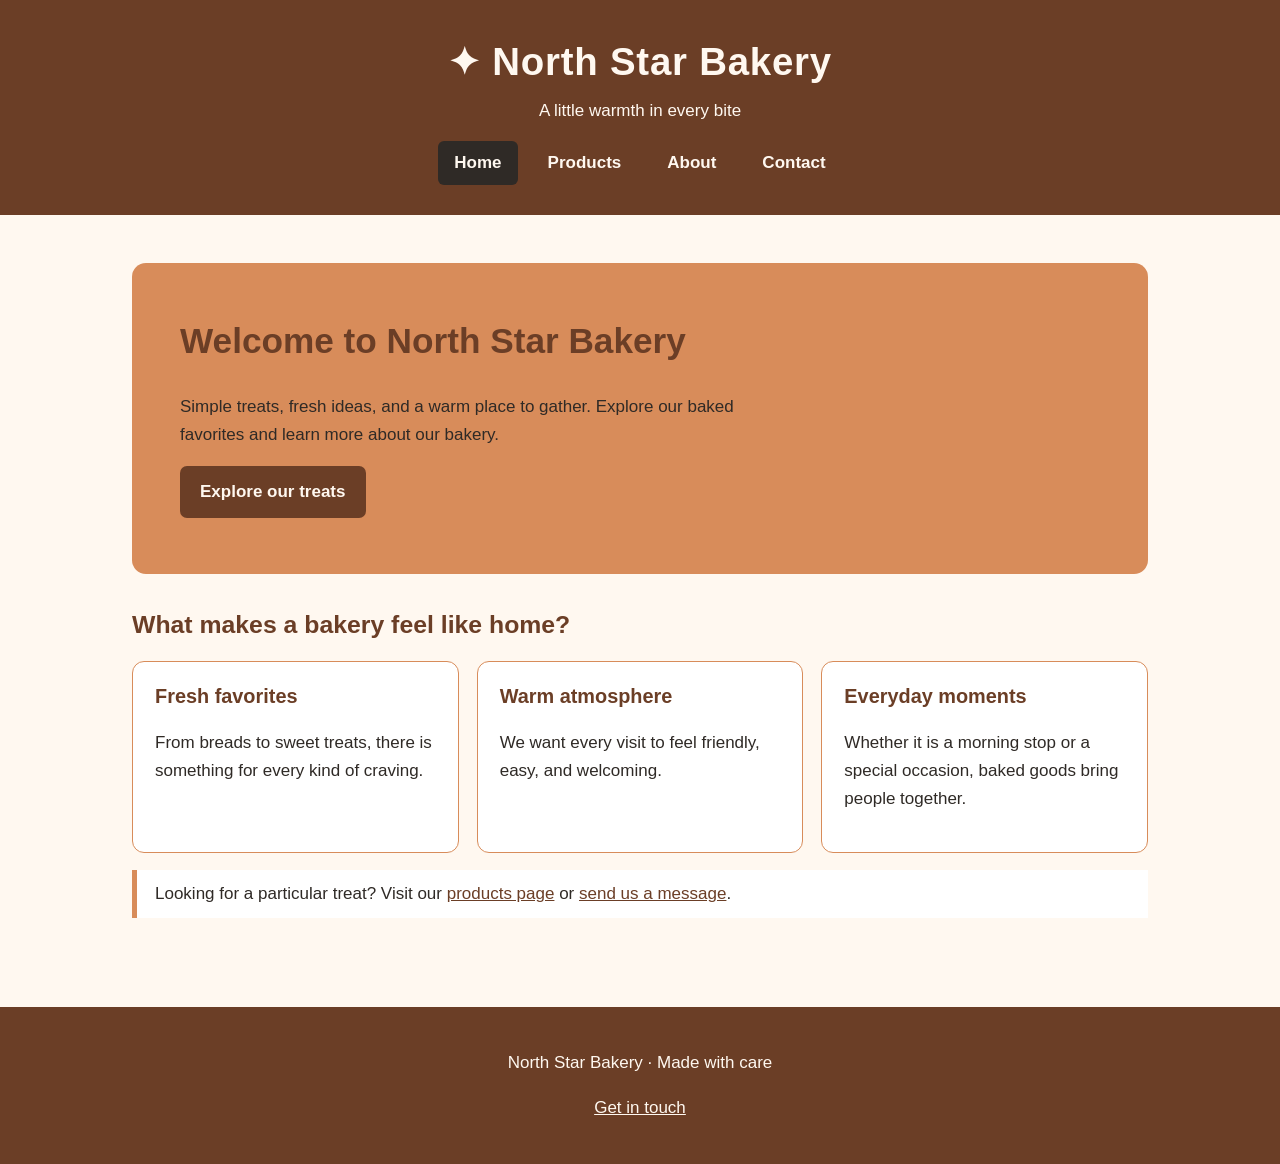
<file: index.html>
<!DOCTYPE html>
<html lang="en"><head><meta charset="UTF-8"><meta name="viewport" content="width=device-width, initial-scale=1"><meta name="description" content="North Star Bakery - fresh baked favorites and a welcoming neighborhood bakery."><title>Home | North Star Bakery</title><link rel="stylesheet" href="style.css"></head>
<body><header class="site-header"><p class="brand">✦ North Star Bakery</p><p class="tagline">A little warmth in every bite</p><nav class="nav" aria-label="Main navigation"><a href="index.html" aria-current="page">Home</a>
<a href="products.html">Products</a>
<a href="about.html">About</a>
<a href="contact.html">Contact</a></nav></header><main><section class="hero"><h1>Welcome to North Star Bakery</h1><p>Simple treats, fresh ideas, and a warm place to gather. Explore our baked favorites and learn more about our bakery.</p><a class="button" href="products.html">Explore our treats</a></section><section class="section"><h2>What makes a bakery feel like home?</h2><div class="cards"><article class="card"><h3>Fresh favorites</h3><p>From breads to sweet treats, there is something for every kind of craving.</p></article><article class="card"><h3>Warm atmosphere</h3><p>We want every visit to feel friendly, easy, and welcoming.</p></article><article class="card"><h3>Everyday moments</h3><p>Whether it is a morning stop or a special occasion, baked goods bring people together.</p></article></div></section><p class="note">Looking for a particular treat? Visit our <a href="products.html">products page</a> or <a href="contact.html">send us a message</a>.</p></main><footer class="site-footer"><p>North Star Bakery · Made with care</p><p><a href="contact.html">Get in touch</a></p></footer></body></html>
</file>
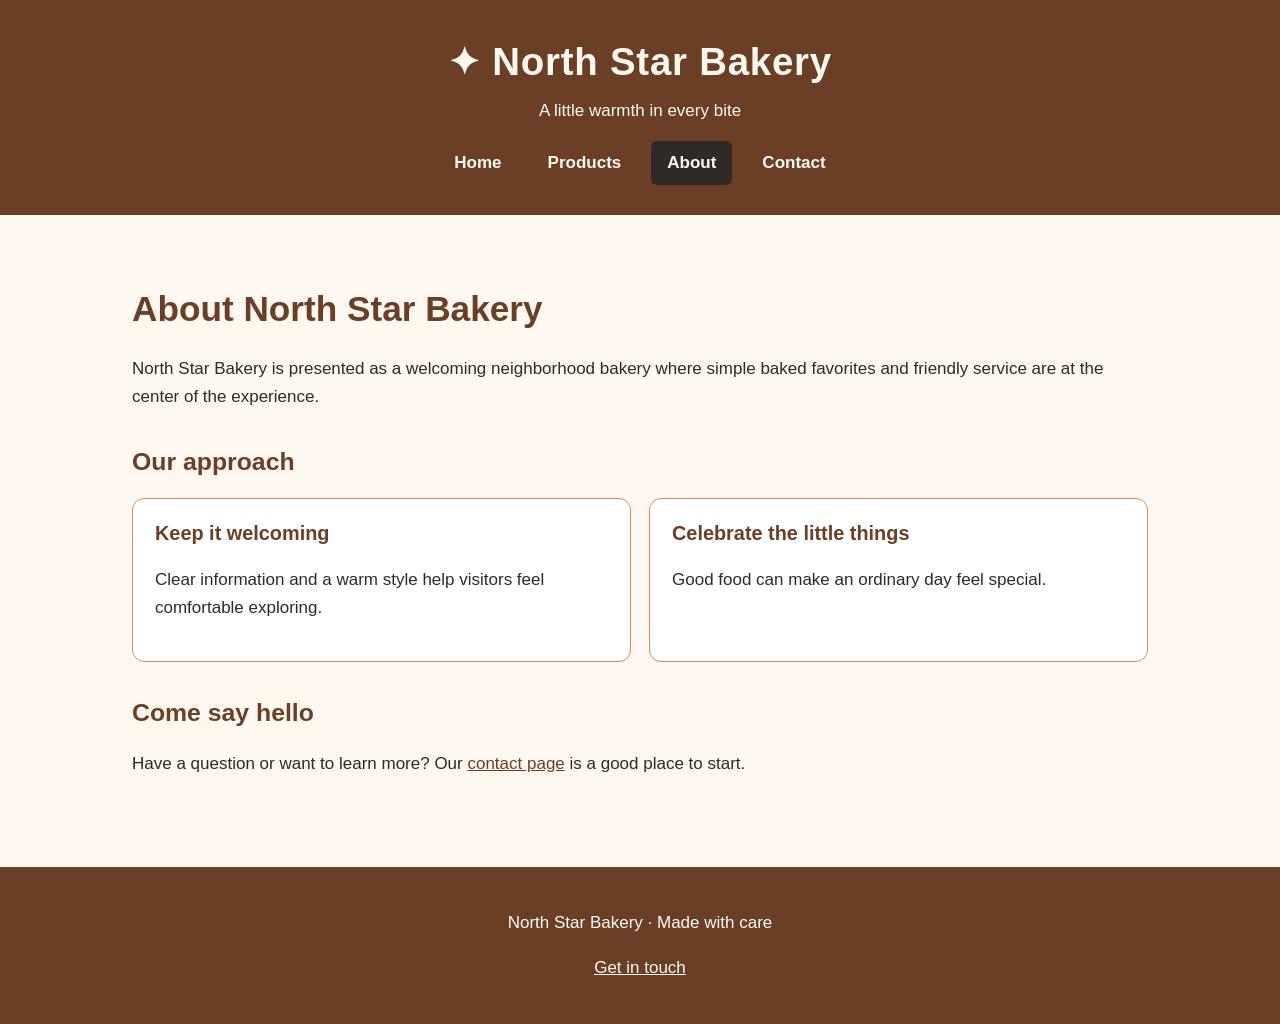
<file: about.html>
<!DOCTYPE html>
<html lang="en"><head><meta charset="UTF-8"><meta name="viewport" content="width=device-width, initial-scale=1"><meta name="description" content="North Star Bakery - fresh baked favorites and a welcoming neighborhood bakery."><title>About | North Star Bakery</title><link rel="stylesheet" href="style.css"></head>
<body><header class="site-header"><p class="brand">✦ North Star Bakery</p><p class="tagline">A little warmth in every bite</p><nav class="nav" aria-label="Main navigation"><a href="index.html">Home</a>
<a href="products.html">Products</a>
<a href="about.html" aria-current="page">About</a>
<a href="contact.html">Contact</a></nav></header><main><h1>About North Star Bakery</h1><p>North Star Bakery is presented as a welcoming neighborhood bakery where simple baked favorites and friendly service are at the center of the experience.</p><section class="section"><h2>Our approach</h2><div class="cards"><article class="card"><h3>Keep it welcoming</h3><p>Clear information and a warm style help visitors feel comfortable exploring.</p></article><article class="card"><h3>Celebrate the little things</h3><p>Good food can make an ordinary day feel special.</p></article></div></section><section class="section"><h2>Come say hello</h2><p>Have a question or want to learn more? Our <a href="contact.html">contact page</a> is a good place to start.</p></section></main><footer class="site-footer"><p>North Star Bakery · Made with care</p><p><a href="contact.html">Get in touch</a></p></footer></body></html>
</file>
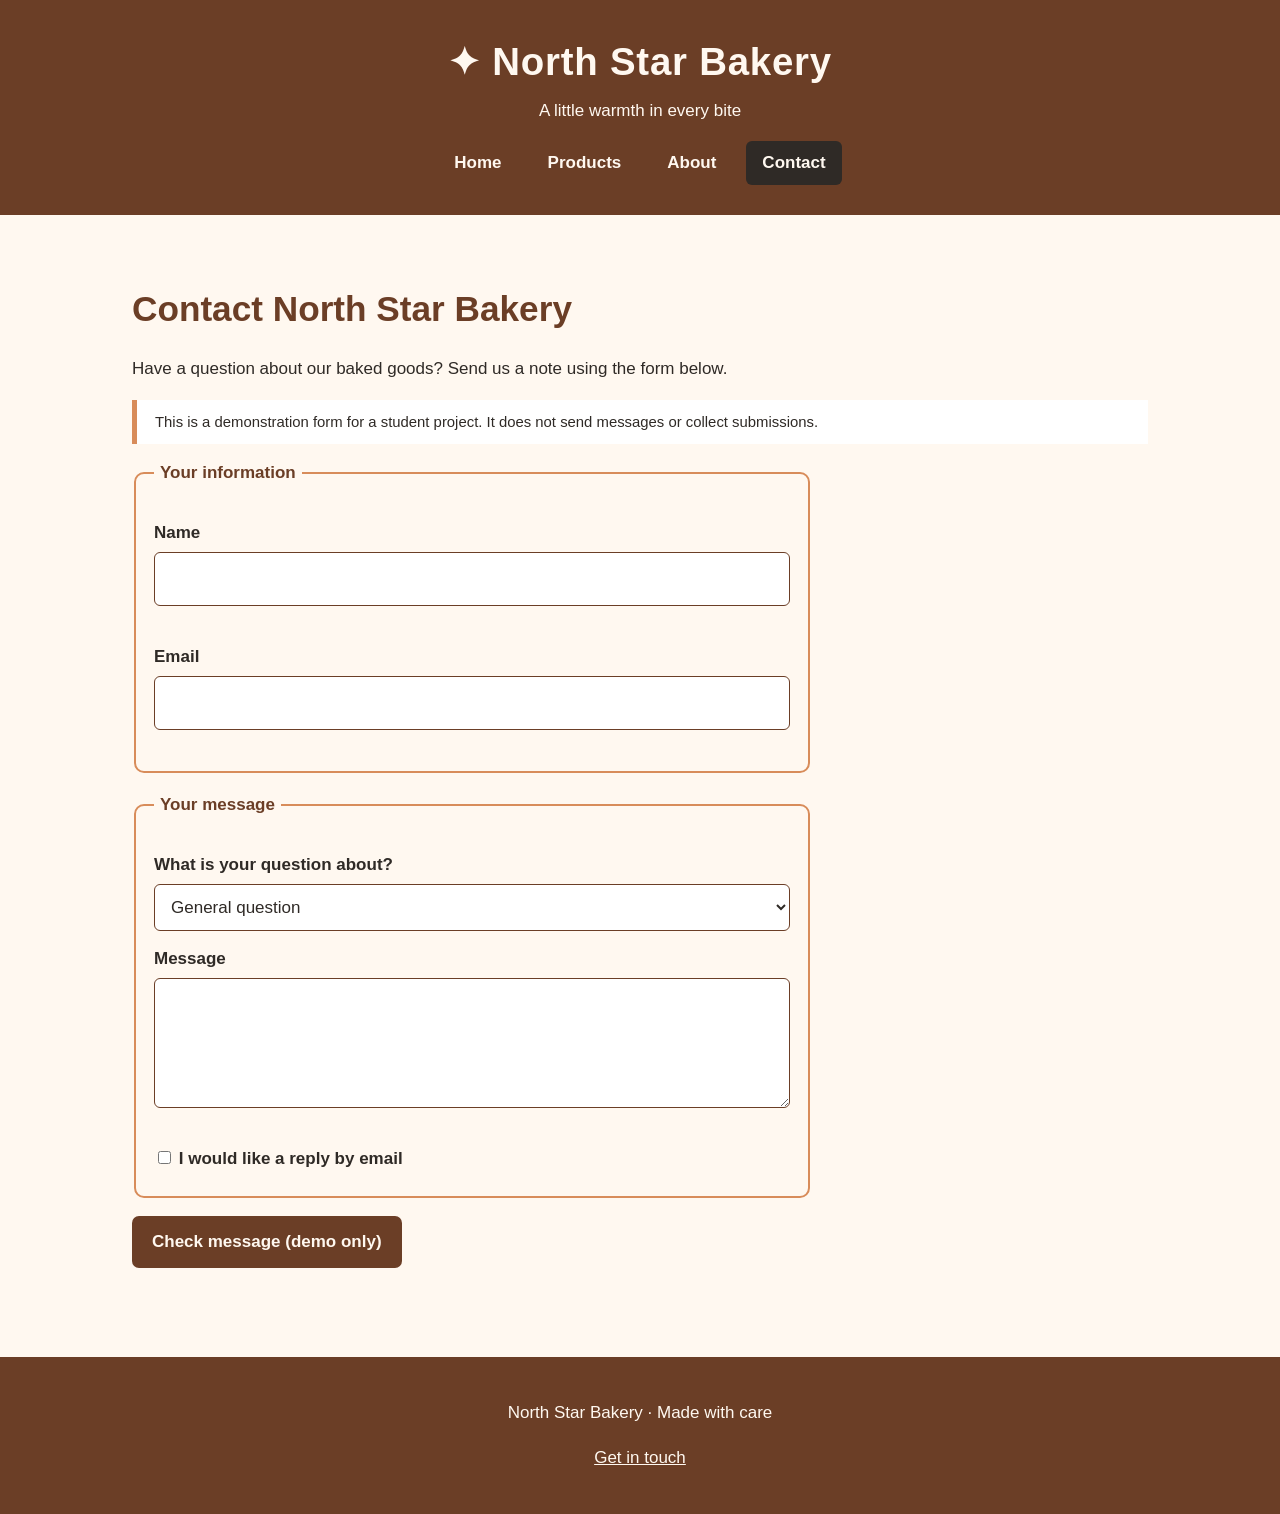
<file: contact.html>
<!DOCTYPE html>
<html lang="en"><head><meta charset="UTF-8"><meta name="viewport" content="width=device-width, initial-scale=1"><meta name="description" content="North Star Bakery - fresh baked favorites and a welcoming neighborhood bakery."><title>Contact | North Star Bakery</title><link rel="stylesheet" href="style.css"></head>
<body><header class="site-header"><p class="brand">✦ North Star Bakery</p><p class="tagline">A little warmth in every bite</p><nav class="nav" aria-label="Main navigation"><a href="index.html">Home</a>
<a href="products.html">Products</a>
<a href="about.html">About</a>
<a href="contact.html" aria-current="page">Contact</a></nav></header><main><h1>Contact North Star Bakery</h1><p>Have a question about our baked goods? Send us a note using the form below.</p><p class="note small">This is a demonstration form for a student project. It does not send messages or collect submissions.</p><form action="#" method="get" id="contact-form" novalidate><fieldset><legend>Your information</legend><label for="name">Name</label><input id="name" name="name" type="text" autocomplete="name" required><span class="field-error" id="name-error" aria-live="polite"></span><label for="email">Email</label><input id="email" name="email" type="email" autocomplete="email" required><span class="field-error" id="email-error" aria-live="polite"></span></fieldset><fieldset><legend>Your message</legend><label for="topic">What is your question about?</label><select id="topic" name="topic"><option value="general">General question</option><option value="products">Products</option><option value="events">Special occasion</option></select><label for="message">Message</label><textarea id="message" name="message" required></textarea><span class="field-error" id="message-error" aria-live="polite"></span><label for="reply"><input id="reply" type="checkbox" name="reply"> I would like a reply by email</label></fieldset><button class="button" type="submit">Check message (demo only)</button><p id="form-status" role="status" aria-live="polite"></p></form></main><footer class="site-footer"><p>North Star Bakery · Made with care</p><p><a href="contact.html">Get in touch</a></p></footer><script src="script.js" defer></script></body></html>
</file>
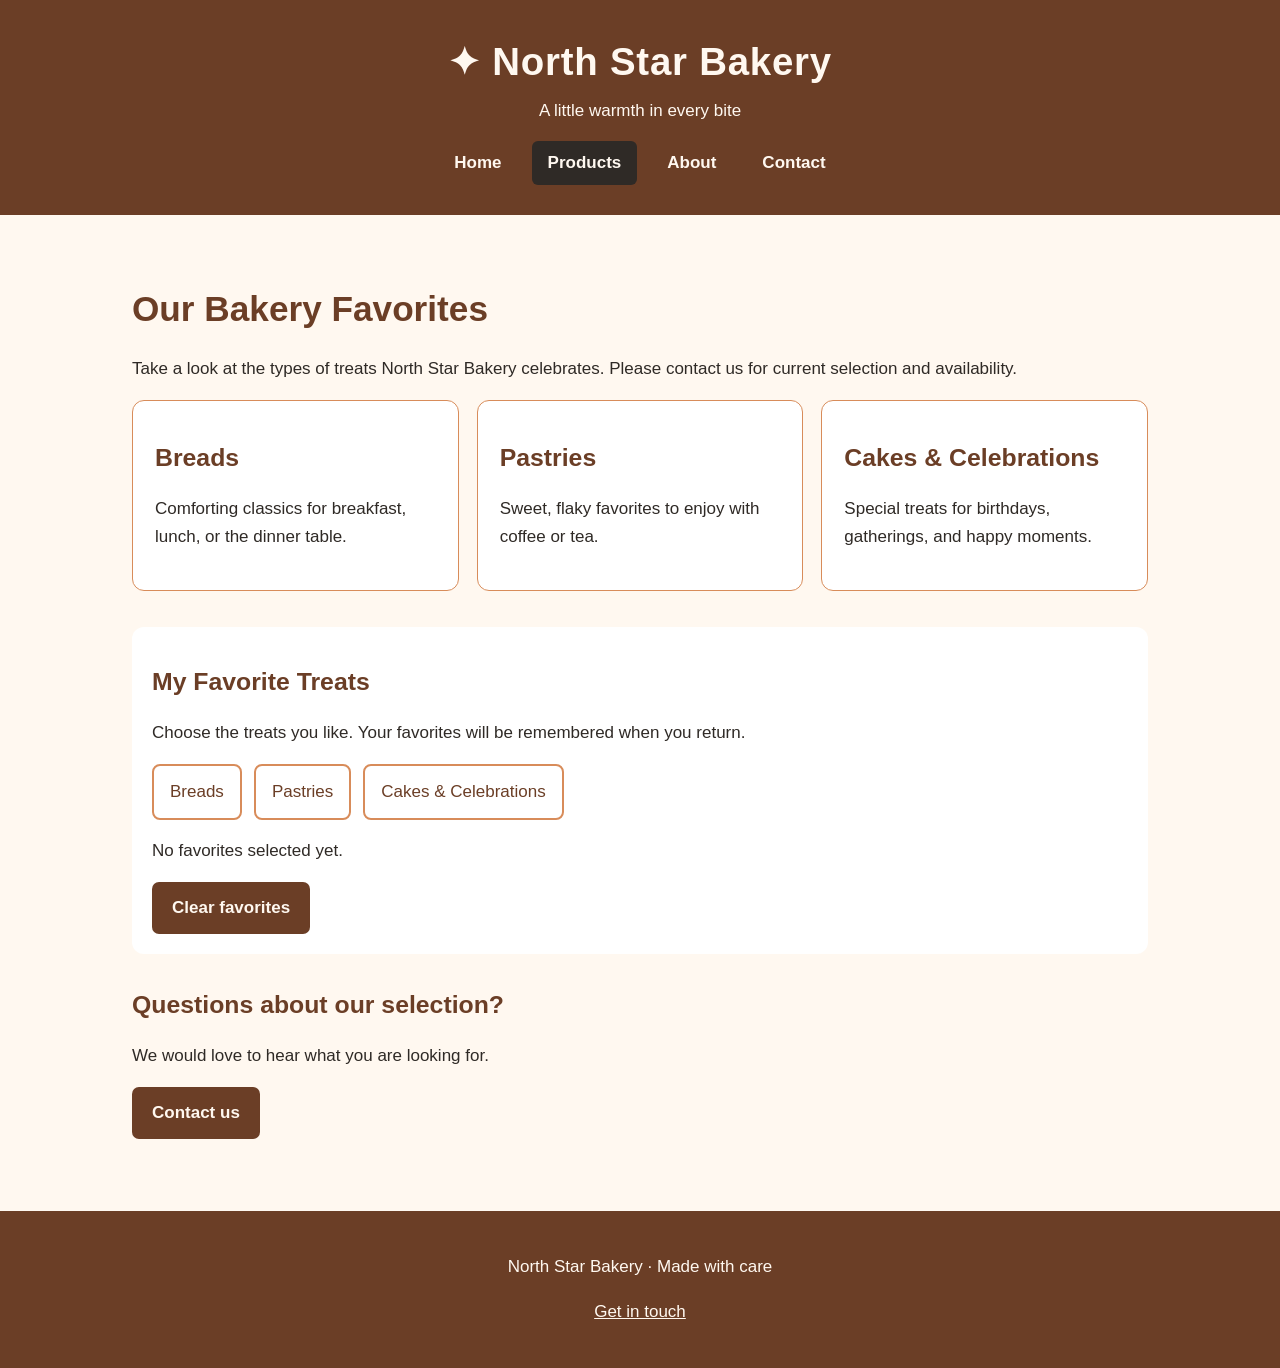
<file: products.html>
<!DOCTYPE html>
<html lang="en"><head><meta charset="UTF-8"><meta name="viewport" content="width=device-width, initial-scale=1"><meta name="description" content="North Star Bakery - fresh baked favorites and a welcoming neighborhood bakery."><title>Products | North Star Bakery</title><link rel="stylesheet" href="style.css"></head>
<body><header class="site-header"><p class="brand">✦ North Star Bakery</p><p class="tagline">A little warmth in every bite</p><nav class="nav" aria-label="Main navigation"><a href="index.html">Home</a>
<a href="products.html" aria-current="page">Products</a>
<a href="about.html">About</a>
<a href="contact.html">Contact</a></nav></header><main><h1>Our Bakery Favorites</h1><p>Take a look at the types of treats North Star Bakery celebrates. Please contact us for current selection and availability.</p><section class="cards" aria-label="Bakery product categories"><article class="card"><h2>Breads</h2><p>Comforting classics for breakfast, lunch, or the dinner table.</p></article><article class="card"><h2>Pastries</h2><p>Sweet, flaky favorites to enjoy with coffee or tea.</p></article><article class="card"><h2>Cakes &amp; Celebrations</h2><p>Special treats for birthdays, gatherings, and happy moments.</p></article></section><section class="section favorites-section" aria-labelledby="favorites-heading"><h2 id="favorites-heading">My Favorite Treats</h2><p>Choose the treats you like. Your favorites will be remembered when you return.</p><div id="favorite-options" class="favorite-options"></div><p id="favorites-summary" aria-live="polite">No favorites selected yet.</p><button type="button" class="button" id="clear-favorites">Clear favorites</button></section><section class="section"><h2>Questions about our selection?</h2><p>We would love to hear what you are looking for.</p><a class="button" href="contact.html">Contact us</a></section></main><footer class="site-footer"><p>North Star Bakery · Made with care</p><p><a href="contact.html">Get in touch</a></p></footer><script src="script.js" defer></script></body></html>
</file>
<file: style.css>
/* North Star Bakery | Mobile-first design */
:root{--cream:#FFF8F0;--brown:#6B3E26;--peach:#D88C5A;--charcoal:#2F2A26}
*{box-sizing:border-box}html{scroll-behavior:smooth}body{margin:0;background:var(--cream);color:var(--charcoal);font:17px/1.65 Arial,sans-serif}a{color:var(--brown)}a:focus-visible,button:focus-visible,input:focus-visible,textarea:focus-visible{outline:3px solid var(--peach);outline-offset:3px}.site-header{background:var(--brown);color:var(--cream);padding:24px 18px;text-align:center}.brand{font-size:2rem;font-weight:700;letter-spacing:.02em;margin:0}.tagline{margin:4px 0 16px}.nav{display:flex;flex-direction:column;align-items:center;gap:8px}.nav a{color:var(--cream);text-decoration:none;font-weight:700;padding:8px 16px;border-radius:6px}.nav a:hover,.nav a[aria-current=page]{background:var(--charcoal)}main{max-width:1080px;margin:auto;padding:28px 18px 52px}h1,h2,h3{line-height:1.25;color:var(--brown)}h1{font-size:2.2rem}h2{font-size:1.55rem}.hero{padding:32px 22px;background:var(--peach);border-radius:14px;margin-bottom:32px}.hero h1{margin-top:0}.hero p{max-width:60ch}.button{display:inline-block;background:var(--brown);color:var(--cream);padding:12px 20px;text-decoration:none;border:0;border-radius:7px;font-weight:bold}.button:hover{background:var(--charcoal)}.cards{display:flex;flex-direction:column;gap:18px}.card{background:white;border:1px solid var(--peach);border-radius:12px;padding:22px;flex:1}.card h3{margin-top:0}.section{margin-top:36px}.note{border-left:5px solid var(--peach);padding:10px 18px;background:white}.site-footer{text-align:center;background:var(--brown);color:var(--cream);padding:25px 18px}.site-footer a{color:var(--cream)}form{max-width:680px}fieldset{border:2px solid var(--peach);border-radius:10px;padding:18px;margin-bottom:18px}legend{color:var(--brown);font-weight:700;padding:0 6px}label{display:block;font-weight:700;margin:14px 0 5px}input:not([type=checkbox]),select,textarea{display:block;width:100%;padding:12px;border:1px solid var(--brown);border-radius:6px;background:white;color:var(--charcoal);font:inherit}textarea{min-height:130px}button{font:inherit;cursor:pointer}.small{font-size:.93rem}img,video{max-width:100%;height:auto}@media(min-width:768px){.site-header{padding:30px}.nav{flex-direction:row;justify-content:center;flex-wrap:wrap;gap:14px}main{padding:48px 32px 72px}.hero{padding:56px 48px}.cards{flex-direction:row}.brand{font-size:2.4rem}}
/* Touchstone 4 interactive additions */
.favorite-options{display:flex;flex-wrap:wrap;gap:12px;margin:16px 0}.favorite-button{background:#fff;color:var(--brown);border:2px solid var(--peach);border-radius:8px;padding:12px 16px}.favorite-button[aria-pressed="true"]{background:var(--brown);color:#fff;border-color:var(--brown)}.field-error{display:block;min-height:1.3em;color:#a12626;font-size:.9rem;margin-top:4px}input[aria-invalid="true"],textarea[aria-invalid="true"]{border:2px solid #a12626}#form-status{font-weight:bold}.favorites-section{padding:20px;background:#fff;border-radius:12px}
</file>
